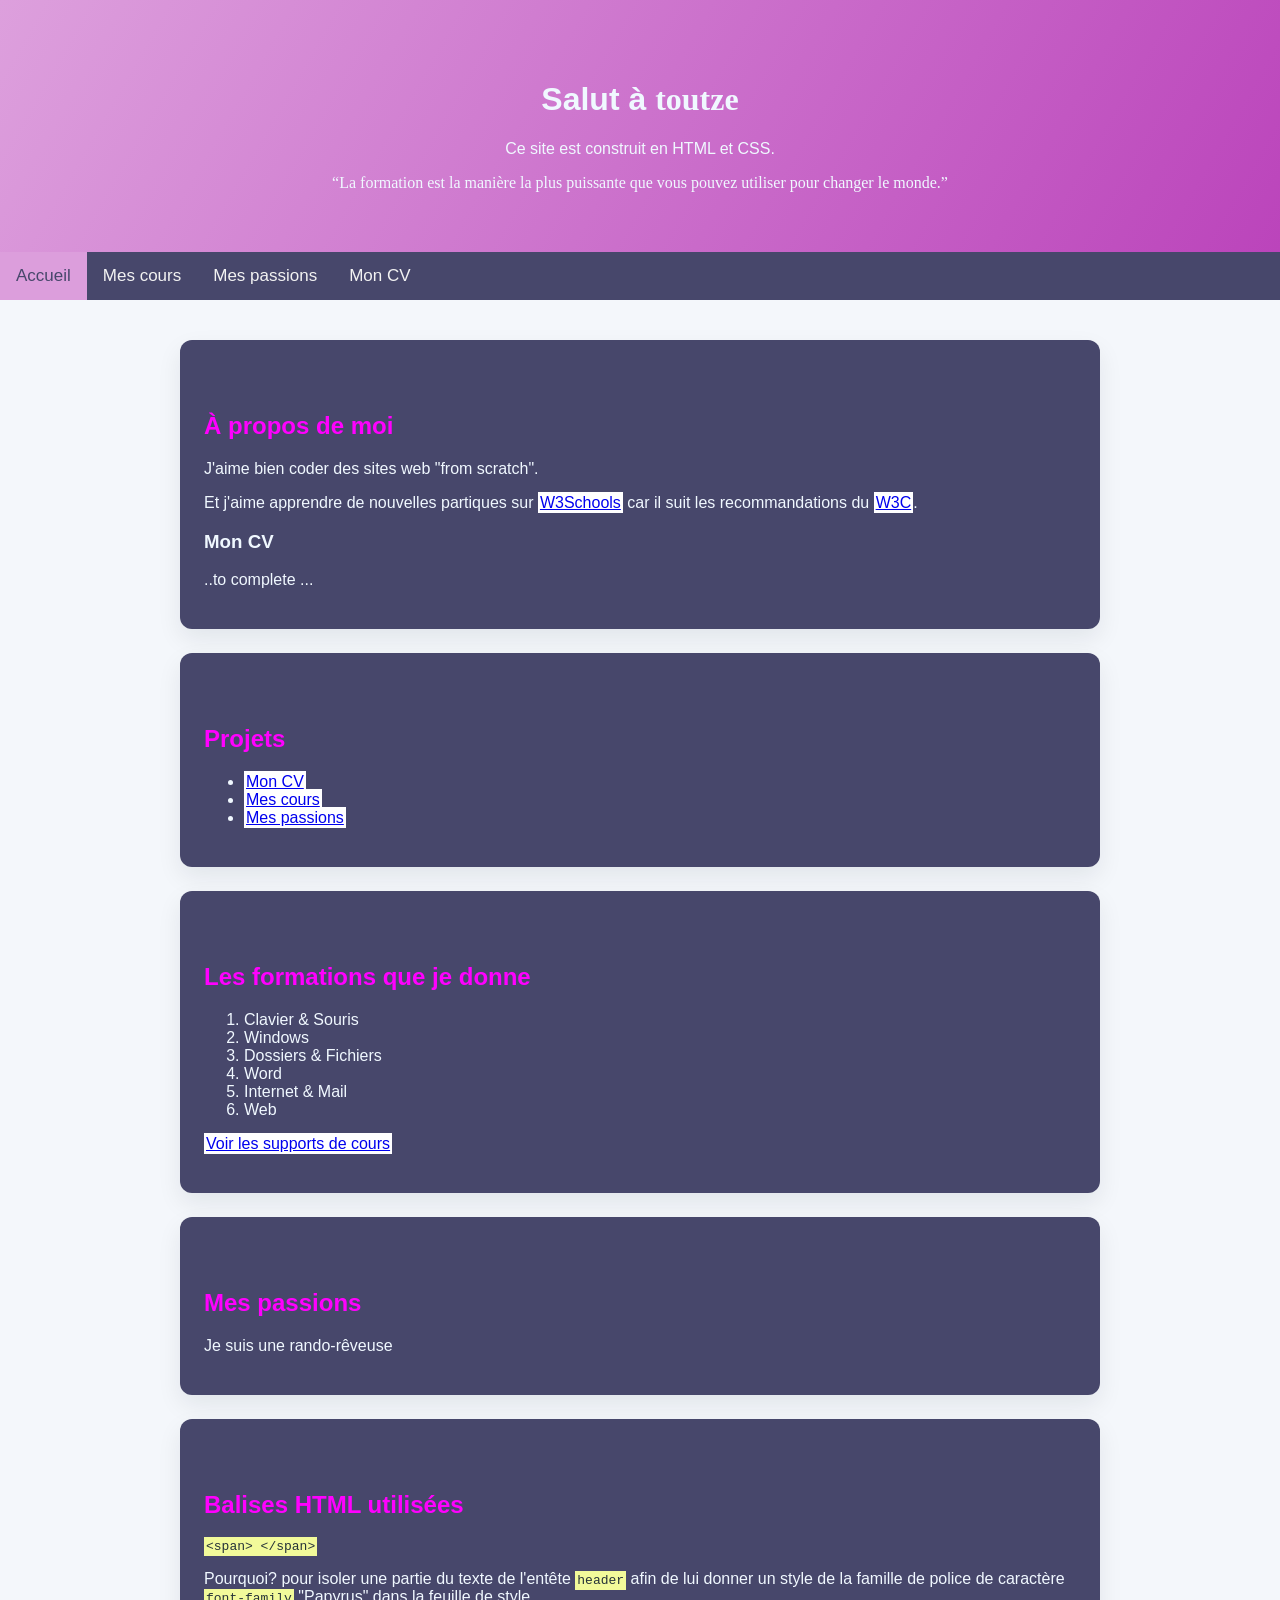
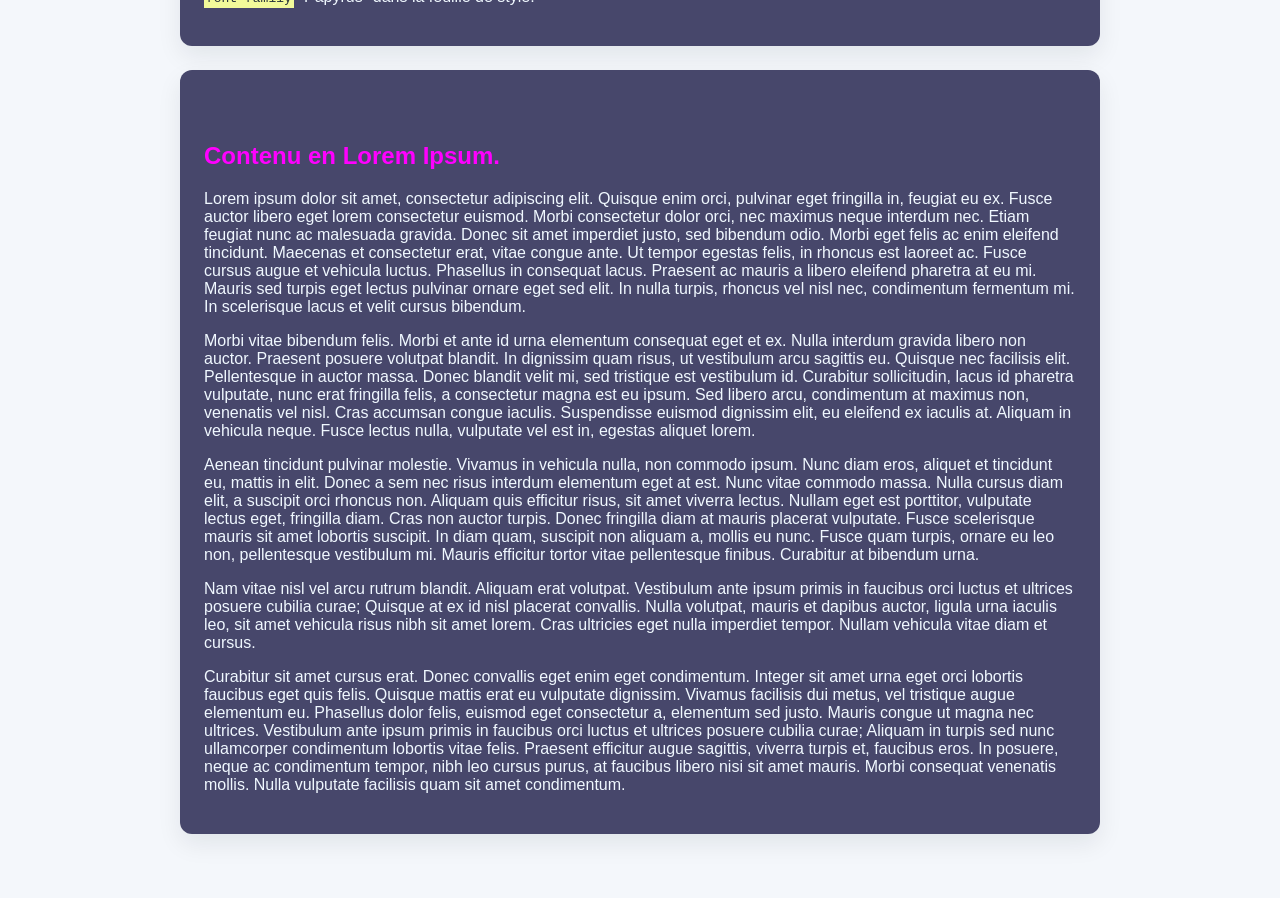
<file: menu_de_navigation/index.html>
<html>
    <head>
        <title>Browser tab title</title>
        <meta charset="UTF-8">
        <meta name="viewport" content="width=device-width, initial-scale=1.0">
        <link rel="stylesheet" href="https://cdnjs.cloudflare.com/ajax/libs/font-awesome/4.7.0/css/font-awesome.min.css"><link rel="stylesheet" href="https://cdnjs.cloudflare.com/ajax/libs/font-awesome/4.7.0/css/font-awesome.min.css">
        <style>
            * {
                box-sizing: border-box;
            }
            body {
                font-family: "Segoe UI", Roboto, sans-serif;
                margin: 0;
                background: #f4f7fb;
                color: #253238;
            }

            header {
                background: linear-gradient(120deg,
                    #dda0dd,
                    #bb44bb);
                color: #F0F8FF;
                padding: 60px 20px;
                text-align: center;
            }
            header span, header q{
                font-family: Papyrus;
            }
            code {
                background: #F2FA9A;
                color: #253238;
                padding: 2px;
            }

            main {
                max-width: 960px;
                margin: 0 auto;
                padding: 40px 20px;
            }
            section {
                background: #47476b;
                color: #F0F8FF;
                border-radius: 12px;
                padding: 72px 24px 24px 24px;
                margin-bottom: 24px;
                box-shadow: 0 10px 25px rgba(15, 23, 42, 0.08);
            }
            section h2 {
                margin-top: 0;
                color: #FF00FF; /*#c256c2;*/
            }
            a {
                background: white;
                padding: 2px;
            }


            /* TOP NAV */
           /* #myDIV {
                position: sticky;
                top: 0;
                overflow: hidden;
            }/*
            /* Add a black background color to the top navigation */
            .topnav {
                background-color: #47476B;
                overflow: hidden;
            }

            /* Style the links inside the navigation bar */
            .topnav a {
                float: left;
                display: block;
                color: #f2f2f2;
                background-color: #47476B;
                text-align: center;
                padding: 14px 16px;
                text-decoration: none;
                font-size: 17px;
            }

            /* Change the color of links on hover */
            .topnav a:hover {
                background-color: violet;
                color: #47476B;
            }

            /* Add an active class to highlight the current page */
            .topnav a.active {
                background-color: #DC9EDC;
                color: #47476B;
            }

            /* Hide the link that should open and close the topnav on small screens */
            .topnav .icon {
                display: none;
            }


            /* RESPONSIVE */
            /* When the screen is less than 600 pixels wide, hide all links, except for the first one ("Home"). Show the link that contains should open and close the topnav (.icon) */
            @media screen and (max-width: 600px) {
                .topnav a:not(:first-child) {
                    display: none;
                }
                .topnav a.icon {
                    float: right;
                    display: block;
                }
            }

            /* The "responsive" class is added to the topnav with JavaScript when the user clicks on the icon. This class makes the topnav look good on small screens (display the links vertically instead of horizontally) */
            @media screen and (max-width: 600px) {
                .topnav.responsive {
                    position: relative;
                }
                .topnav.responsive a.icon {
                    position: absolute;
                    right: 0;
                    top: 0;
                }
                .topnav.responsive a {
                    float: none;
                    display: block;
                    text-align: left;
                }
            }
        </style>

    </head>
    <body>
        <header id="accueil">
            <h1>Salut à <span>toutze</span></h1>
            <p>Ce site est construit en HTML et CSS.</p>
            <q>La formation est la manière la plus puissante que vous pouvez utiliser pour changer le monde.</q>
        </header>

        <div id="myDIV">
            <div class="topnav" id="myTopnav">
                <a href="#accueil" class="btn active">Accueil</a>
                <a href="#cours" class="btn">Mes cours</a>
                <a href="#passions" class="btn">Mes passions</a>
                <a href="#about" class="btn">Mon CV</a>
                <a href="javascript:void(0);" class="icon" onclick="myFunction()">
                    <i class="fa fa-bars"></i>
                </a>
            </div>
        </div>


        <main>
            <section id="about">
                <h2>À propos de moi</h2>
                <p>J'aime bien coder des sites web "from scratch".</p>
                <p>Et j'aime apprendre de nouvelles partiques sur <a target="_blank" href="https://www.w3schools.com">W3Schools</a> car il suit les recommandations du <a target="_blank" href="https://www.w3.org/">W3C</a>.</p>
                <h3 id="cv">Mon CV</h3>
                <p>..to complete ...</p>
            </section>
            <section>
                <h2>Projets</h2>
                <ul>
                    <li><a href="#cv">Mon CV</a></li>
                    <li><a href="#cours">Mes cours</a></li>
                    <li><a href="#passions">Mes passions</a></li>
                </ul>
            </section>
            <section id="cours">
                <h2>Les formations que je donne</h2>
                <ol>
                    <li>Clavier & Souris </li>
                    <li>Windows</li>
                    <li>Dossiers & Fichiers</li>
                    <li>Word</li>
                    <li>Internet & Mail</li>
                    <li>Web</li>
                </ol>
                <p>
                    <a target="_blank" href="../src/index.html">
                        Voir les supports de cours
                    </a>
                </p>


            </section>
            <section id="passions">

                <h2>Mes passions</h2>
                <p>Je suis une rando-rêveuse</p>

                <!--  <p>
                      Make the hero image responsive so it scales with the layout.
                      <br>
    
                      &lt;img src="images/hero.jpg" style="<b>max</b>-width:100%;height:<b>auto</b>;"&gt;
                  </p>
                  <picture>
                      <source media="(min-width: 768px)" srcset="img/hero-large.jpg">
                      <img src="img/hero-small.jpg" alt="Micro hero images are missing ^^">
                  </picture>
                -->


            </section>

            <section>
                <h2>Balises HTML utilisées</h2>
                <code>&lt;span&gt;&nbsp;&lt;/span&gt;</code>
                <p>Pourquoi? pour isoler une partie du texte de l'entête <code>header</code> afin de lui donner un style de la famille de police de caractère <code>font-family</code> "Papyrus" dans la feuille de style.</p>
            </section>

            <section>
                <h2>Contenu en Lorem Ipsum. </h2>
                <p>
                    Lorem ipsum dolor sit amet, consectetur adipiscing elit. Quisque enim orci, pulvinar eget fringilla in, feugiat eu ex. Fusce auctor libero eget lorem consectetur euismod. Morbi consectetur dolor orci, nec maximus neque interdum nec. Etiam feugiat nunc ac malesuada gravida. Donec sit amet imperdiet justo, sed bibendum odio. Morbi eget felis ac enim eleifend tincidunt. Maecenas et consectetur erat, vitae congue ante. Ut tempor egestas felis, in rhoncus est laoreet ac. Fusce cursus augue et vehicula luctus. Phasellus in consequat lacus. Praesent ac mauris a libero eleifend pharetra at eu mi. Mauris sed turpis eget lectus pulvinar ornare eget sed elit. In nulla turpis, rhoncus vel nisl nec, condimentum fermentum mi. In scelerisque lacus et velit cursus bibendum.
                </p>
                <p>
                    Morbi vitae bibendum felis. Morbi et ante id urna elementum consequat eget et ex. Nulla interdum gravida libero non auctor. Praesent posuere volutpat blandit. In dignissim quam risus, ut vestibulum arcu sagittis eu. Quisque nec facilisis elit. Pellentesque in auctor massa. Donec blandit velit mi, sed tristique est vestibulum id. Curabitur sollicitudin, lacus id pharetra vulputate, nunc erat fringilla felis, a consectetur magna est eu ipsum. Sed libero arcu, condimentum at maximus non, venenatis vel nisl. Cras accumsan congue iaculis. Suspendisse euismod dignissim elit, eu eleifend ex iaculis at. Aliquam in vehicula neque. Fusce lectus nulla, vulputate vel est in, egestas aliquet lorem.
                </p>
                <p>
                    Aenean tincidunt pulvinar molestie. Vivamus in vehicula nulla, non commodo ipsum. Nunc diam eros, aliquet et tincidunt eu, mattis in elit. Donec a sem nec risus interdum elementum eget at est. Nunc vitae commodo massa. Nulla cursus diam elit, a suscipit orci rhoncus non. Aliquam quis efficitur risus, sit amet viverra lectus. Nullam eget est porttitor, vulputate lectus eget, fringilla diam. Cras non auctor turpis. Donec fringilla diam at mauris placerat vulputate. Fusce scelerisque mauris sit amet lobortis suscipit. In diam quam, suscipit non aliquam a, mollis eu nunc. Fusce quam turpis, ornare eu leo non, pellentesque vestibulum mi. Mauris efficitur tortor vitae pellentesque finibus. Curabitur at bibendum urna.
                </p>
                <p>
                    Nam vitae nisl vel arcu rutrum blandit. Aliquam erat volutpat. Vestibulum ante ipsum primis in faucibus orci luctus et ultrices posuere cubilia curae; Quisque at ex id nisl placerat convallis. Nulla volutpat, mauris et dapibus auctor, ligula urna iaculis leo, sit amet vehicula risus nibh sit amet lorem. Cras ultricies eget nulla imperdiet tempor. Nullam vehicula vitae diam et cursus.
                </p>
                <p>
                    Curabitur sit amet cursus erat. Donec convallis eget enim eget condimentum. Integer sit amet urna eget orci lobortis faucibus eget quis felis. Quisque mattis erat eu vulputate dignissim. Vivamus facilisis dui metus, vel tristique augue elementum eu. Phasellus dolor felis, euismod eget consectetur a, elementum sed justo. Mauris congue ut magna nec ultrices. Vestibulum ante ipsum primis in faucibus orci luctus et ultrices posuere cubilia curae; Aliquam in turpis sed nunc ullamcorper condimentum lobortis vitae felis. Praesent efficitur augue sagittis, viverra turpis et, faucibus eros. In posuere, neque ac condimentum tempor, nibh leo cursus purus, at faucibus libero nisi sit amet mauris. Morbi consequat venenatis mollis. Nulla vulputate facilisis quam sit amet condimentum.
                </p>
            </section>
        </main>
        <script>
            // btn change de couleur au click cf nav
            function myFunction() {
                var x = document.getElementById("myTopnav");
                if (x.className === "topnav") {
                    x.className += " responsive";
                } else {
                    x.className = "topnav";
                }
            }
        </script>
        <script>
            // Add active class to the current button (highlight it)
            var header = document.getElementById("myDIV");
            var btns = header.getElementsByClassName("btn");
            for (var i = 0; i < btns.length; i++) {
                btns[i].addEventListener("click", function () {
                    var current = document.getElementsByClassName("active");
                    if (current.length > 0) {
                        current[0].className = current[0].className.replace(" active", "");
                    }
                    this.className += " active";
                });
            }
        </script>
    </body>

</html>
</file>
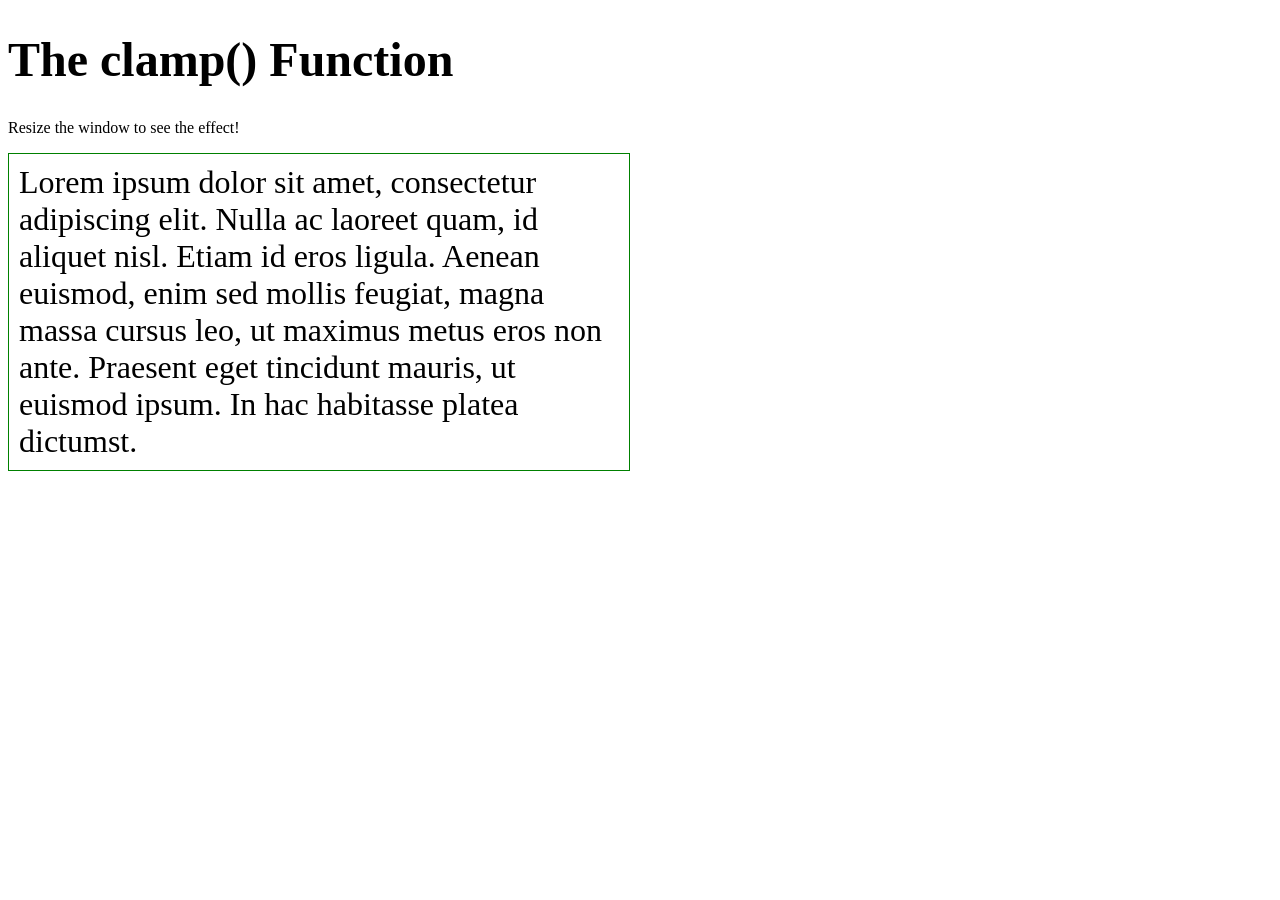
<file: clamp.html>
<!DOCTYPE html>
<html>
    <head>
        <style>
            h1 {
                font-size: clamp(1.5rem, 5vw, 3rem);
            }

            div {
                border: 1px solid green;
                padding: 10px;
                font-size: clamp(1rem, 2.5vw, 2rem);
                width: clamp(200px, 50%, 600px);  
            }
        </style>
    </head>
    <body>

        <h1>The clamp() Function</h1>

        <p>Resize the window to see the effect!</p>

        <div>Lorem ipsum dolor sit amet, consectetur adipiscing elit. Nulla ac laoreet quam, id aliquet nisl. Etiam id eros ligula. Aenean euismod, enim sed mollis feugiat, magna massa cursus leo, ut maximus metus eros non ante. Praesent eget tincidunt mauris, ut euismod ipsum. In hac habitasse platea dictumst.</div>

    </body>
</html>
</file>
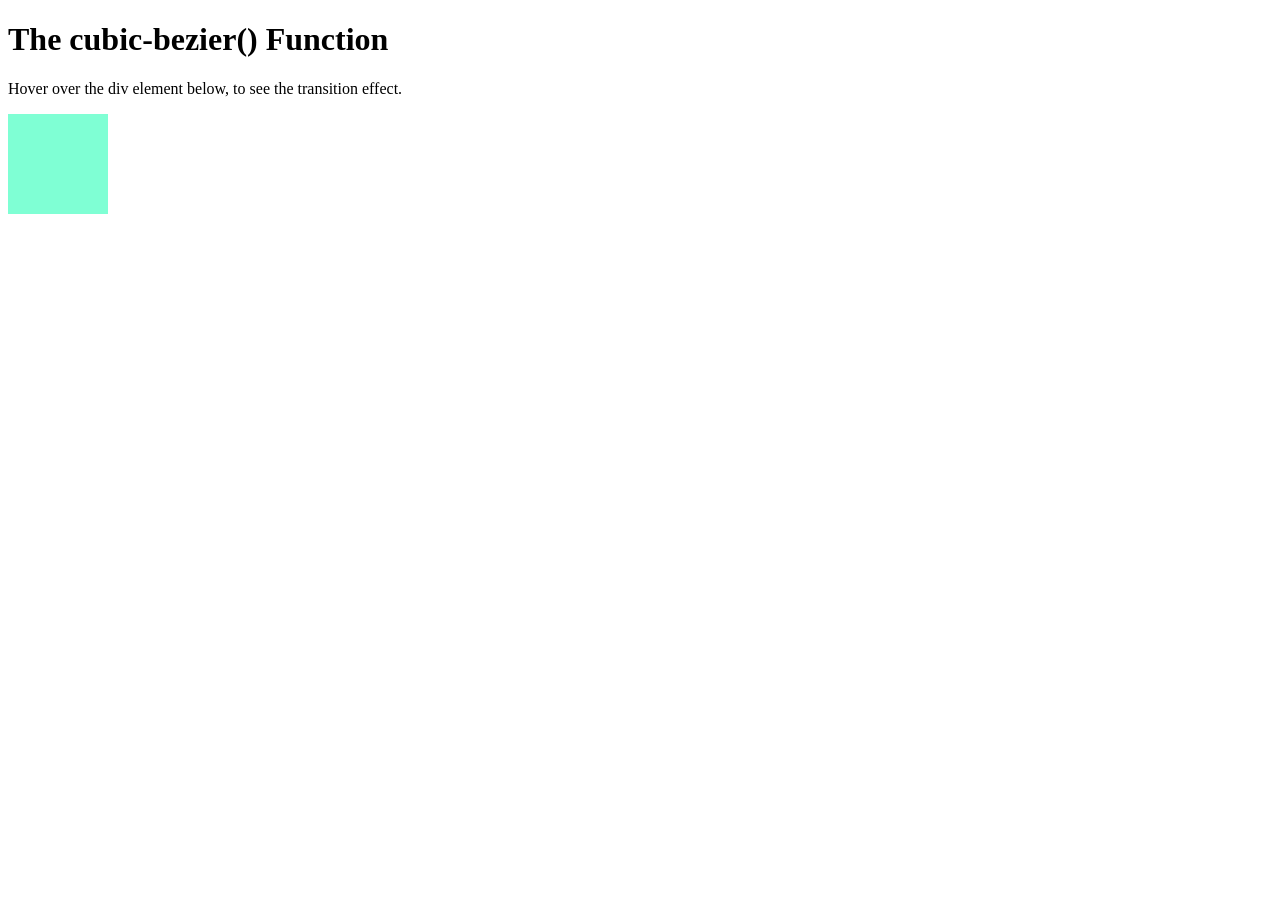
<file: cubic-bezier.html>
<!DOCTYPE html>
<html>
    <head>
        <style> 
            div {
                width: 100px;
                height: 100px;
                background: aquamarine;
                transition: width 2s;
                transition-timing-function: cubic-bezier(0.1, 0.7, 1.0, 0.1);
            }

            div:hover {
                width:300px;
            }
        </style>
    </head>
    <body>

        <h1>The cubic-bezier() Function</h1>

        <p>Hover over the div element below, to see the transition effect.</p>

        <div></div>

    </body>
</html>
</file>
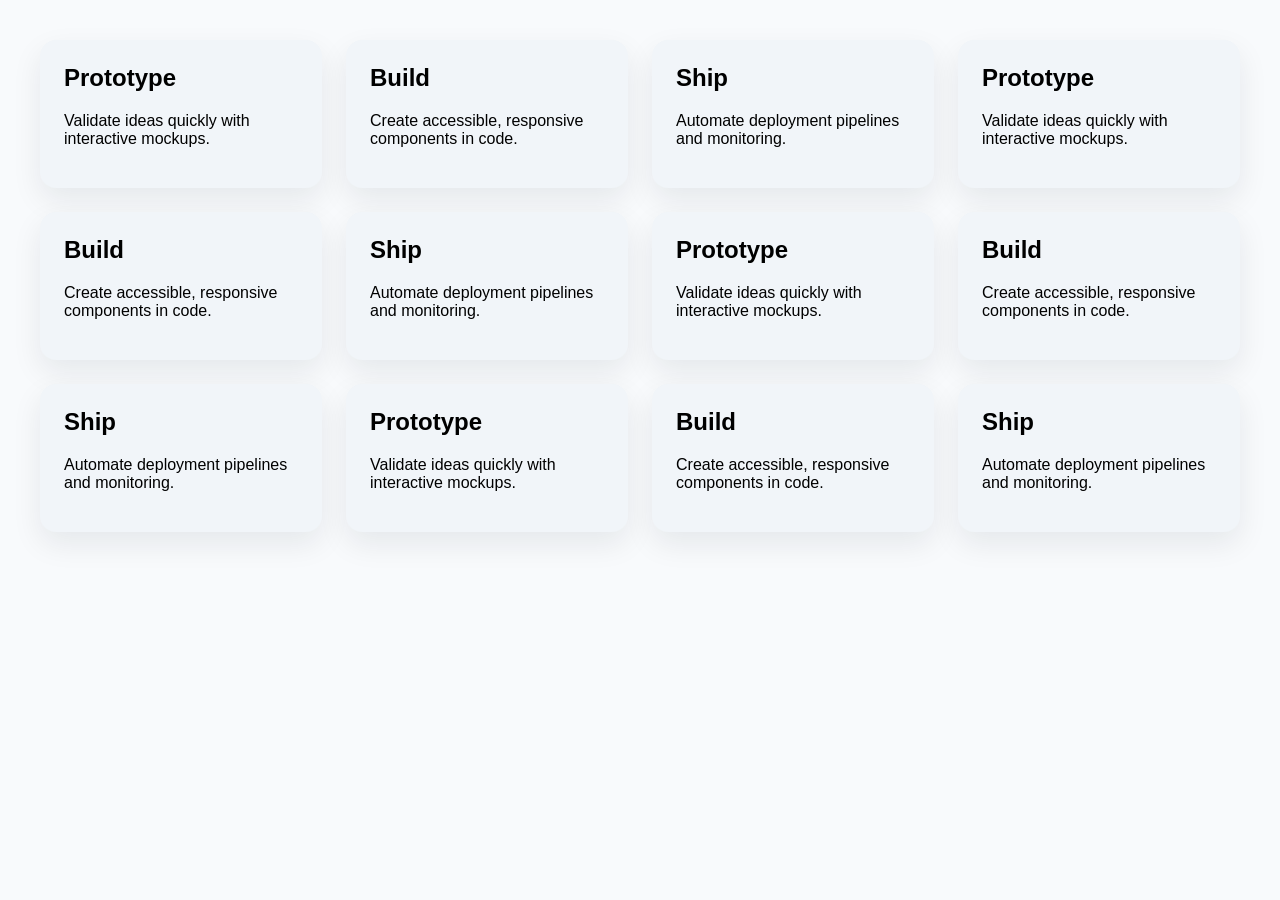
<file: flex.html>
<!DOCTYPE html>
<html>
    <head>
        <meta charset="UTF-8">
        <meta name="viewport" content="width=device-width, initial-scale=1">
        <title>Flex</title>
        <style>
            body {
                font-family: "Inter",sans-serif;
                margin: 0;
                padding: 40px;
                background: #f8fafc;
            }
            .cards {
                display: flex;
                gap: 24px;
                justify-content: center;
                align-items: stretch;
                flex-wrap: wrap;
                margin: 0;
                padding: 0;
            }
            .cards article {
                flex: 1 1 220px;
                padding: 24px;
                border-radius: 16px;
                background: #f1f5f9;
                box-shadow: 0 12px 30px rgba(15,23,42,0.08);
            }
            .cards h2 {
                margin-top: 0;
            }
        </style>
    </head>

    <body>
        <section class="cards">
            <article>
                <h2>Prototype</h2>
                <p>Validate ideas quickly with interactive mockups.</p>
            </article>
            <article>
                <h2>Build</h2>
                <p>Create accessible, responsive components in code.</p>
            </article>
            <article>
                <h2>Ship</h2>
                <p>Automate deployment pipelines and monitoring.</p>
            </article>
            <article>
                <h2>Prototype</h2>
                <p>Validate ideas quickly with interactive mockups.</p>
            </article>
            <article>
                <h2>Build</h2>
                <p>Create accessible, responsive components in code.</p>
            </article>
            <article>
                <h2>Ship</h2>
                <p>Automate deployment pipelines and monitoring.</p>
            </article>
            <article>
                <h2>Prototype</h2>
                <p>Validate ideas quickly with interactive mockups.</p>
            </article>
            <article>
                <h2>Build</h2>
                <p>Create accessible, responsive components in code.</p>
            </article>
            <article>
                <h2>Ship</h2>
                <p>Automate deployment pipelines and monitoring.</p>
            </article>
            <article>
                <h2>Prototype</h2>
                <p>Validate ideas quickly with interactive mockups.</p>
            </article>
            <article>
                <h2>Build</h2>
                <p>Create accessible, responsive components in code.</p>
            </article>
            <article>
                <h2>Ship</h2>
                <p>Automate deployment pipelines and monitoring.</p>
            </article>
        </section>
    </body>
</html>
</file>
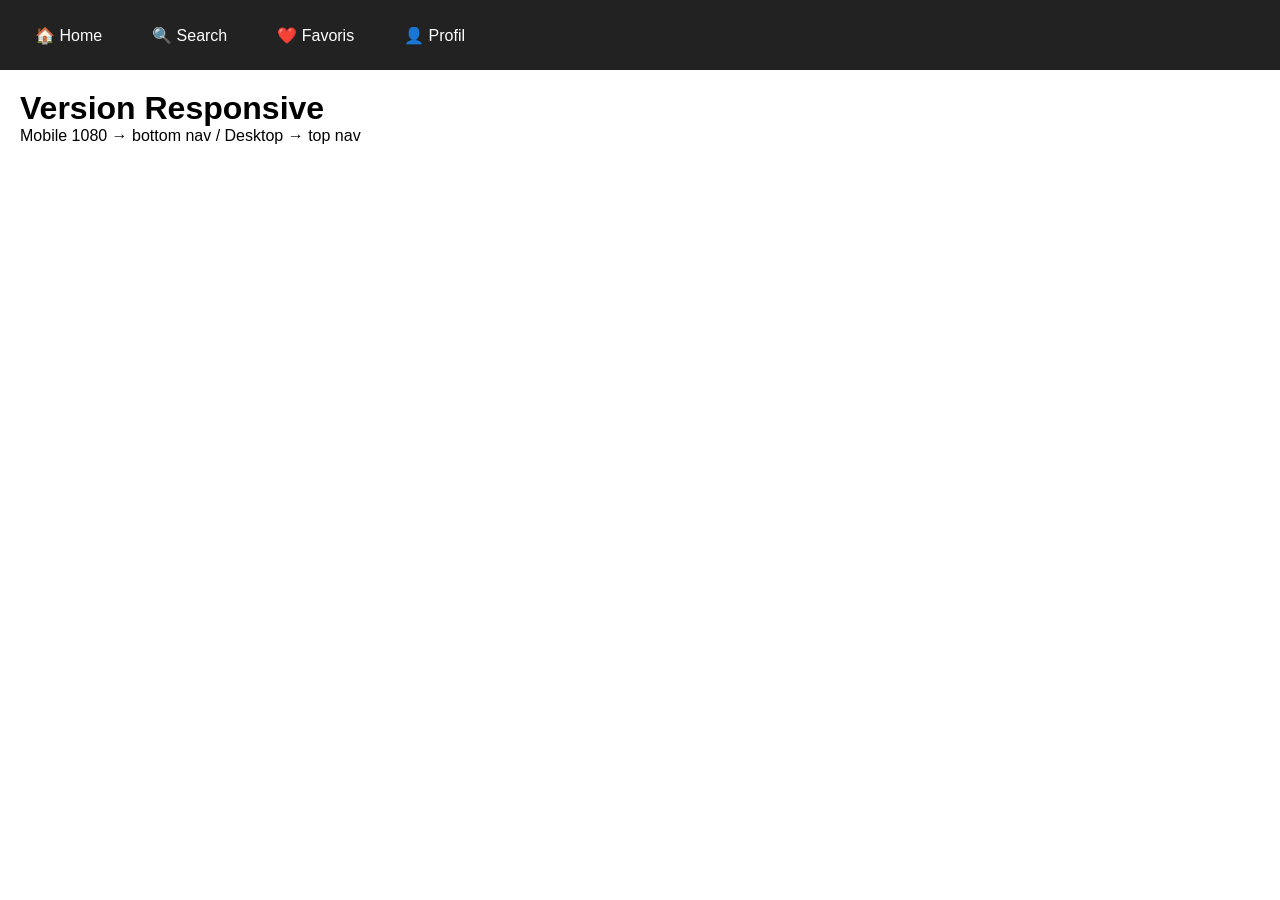
<file: mobil-first.html>
<!DOCTYPE html>
<html lang="fr">
    <head>
        <meta charset="UTF-8">
        <meta name="viewport" content="width=device-width, initial-scale=1.0">
        <title>Mobile First 1080 → Desktop</title>

        <style>
            * {
                margin: 0;
                padding: 0;
                box-sizing: border-box;
            }

            body {
                font-family: Arial, sans-serif;
                padding-bottom: 60px; /* mobile bottom nav */
            }

            main {
                padding: 20px;
            }

            /* =========================
               MOBILE : bottom nav
            ========================== */
            nav {
                position: fixed;
                bottom: 0;
                left: 0;
                width: 100%;
                height: 60px;
                background: #222;
                display: flex;
                justify-content: space-around;
                align-items: center;
            }

            nav a {
                color: white;
                text-decoration: none;
                font-size: 14px;
                flex: 1;
                text-align: center;
            }

            /* =========================
               DESKTOP VERSION
            ========================== */
            @media (min-width: 1080px) {

                body {
                    padding-bottom: 0;
                    padding-top: 70px; /* espace pour top nav */
                }

                nav {
                    top: 0;
                    bottom: auto;
                    height: 70px;
                    justify-content: flex-start;
                    padding: 0 20px;
                    gap: 20px;
                }

                nav a {
                    flex: none;
                    font-size: 16px;
                    padding: 10px 15px;
                    border-radius: 6px;
                }

                nav a:hover {
                    background: #444;
                }
            }
        </style>
    </head>

    <body>

        <main>
            <h1>Version Responsive</h1>
            <p>Mobile 1080 → bottom nav / Desktop → top nav</p>
        </main>

        <nav>
            <a href="#">🏠 Home</a>
            <a href="#">🔍 Search</a>
            <a href="#">❤️ Favoris</a>
            <a href="#">👤 Profil</a>
        </nav>

    </body>
</html>
</file>
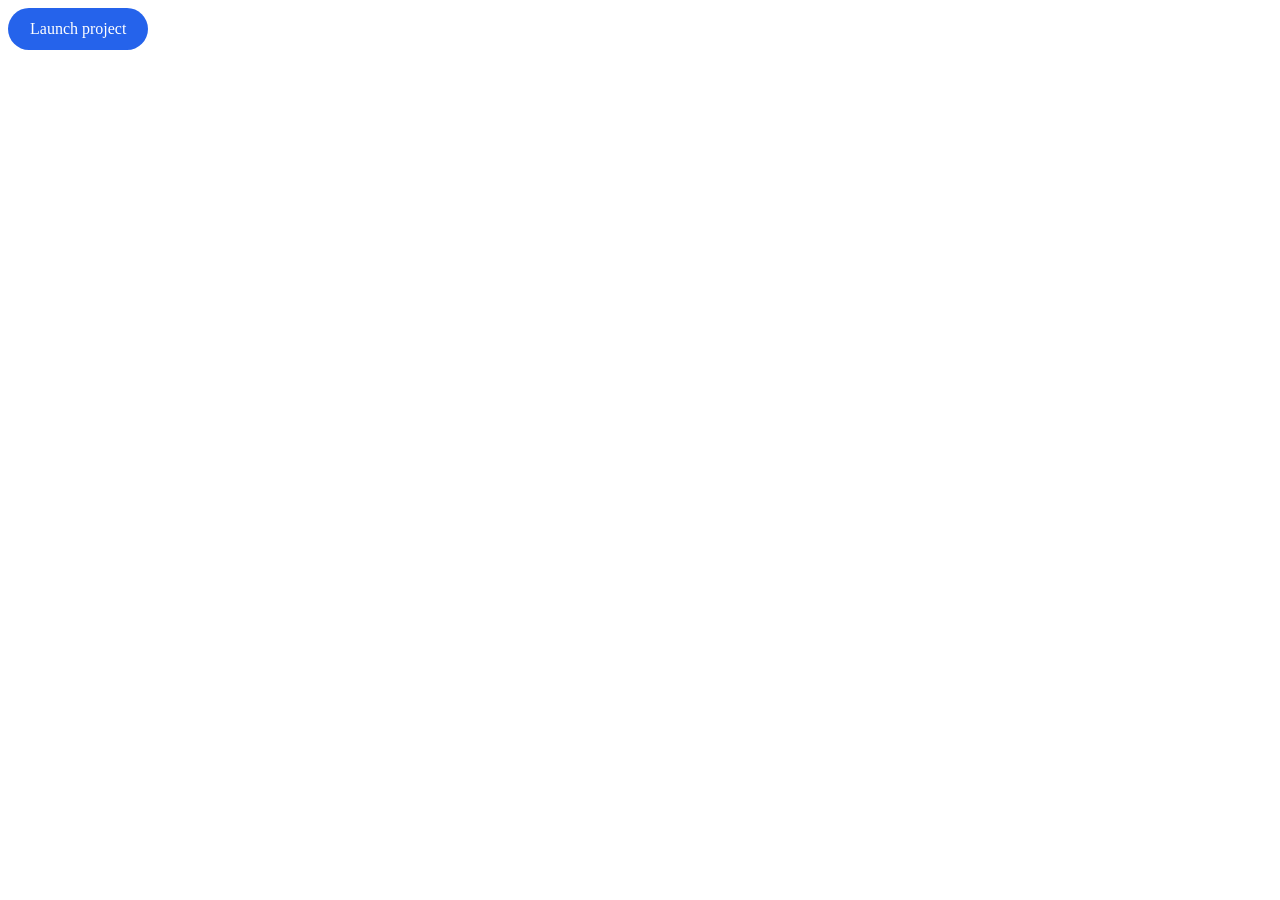
<file: transition_cta.html>
<!DOCTYPE html>
<html>
    <head>
        <style>
            .cta {
                display: inline-flex;
                align-items: center;
                gap: 12px;
                border-radius: 999px;
                padding: 12px 22px;
                background: #2563eb;
                color: #fff;
                text-decoration: none;
                transition: background 180ms ease, transform 180ms ease;
            }
            .cta:hover,
            .cta:focus-visible {
                background: #1d4ed8;
                transform: translateY(-2px);
            }
            .cta:hover {
                background: #38bdf8;
            }
        </style>
    </head>
    <body>
        <a class="cta" href="#">
            Launch project
        </a>
    </body>
</html>
</file>
